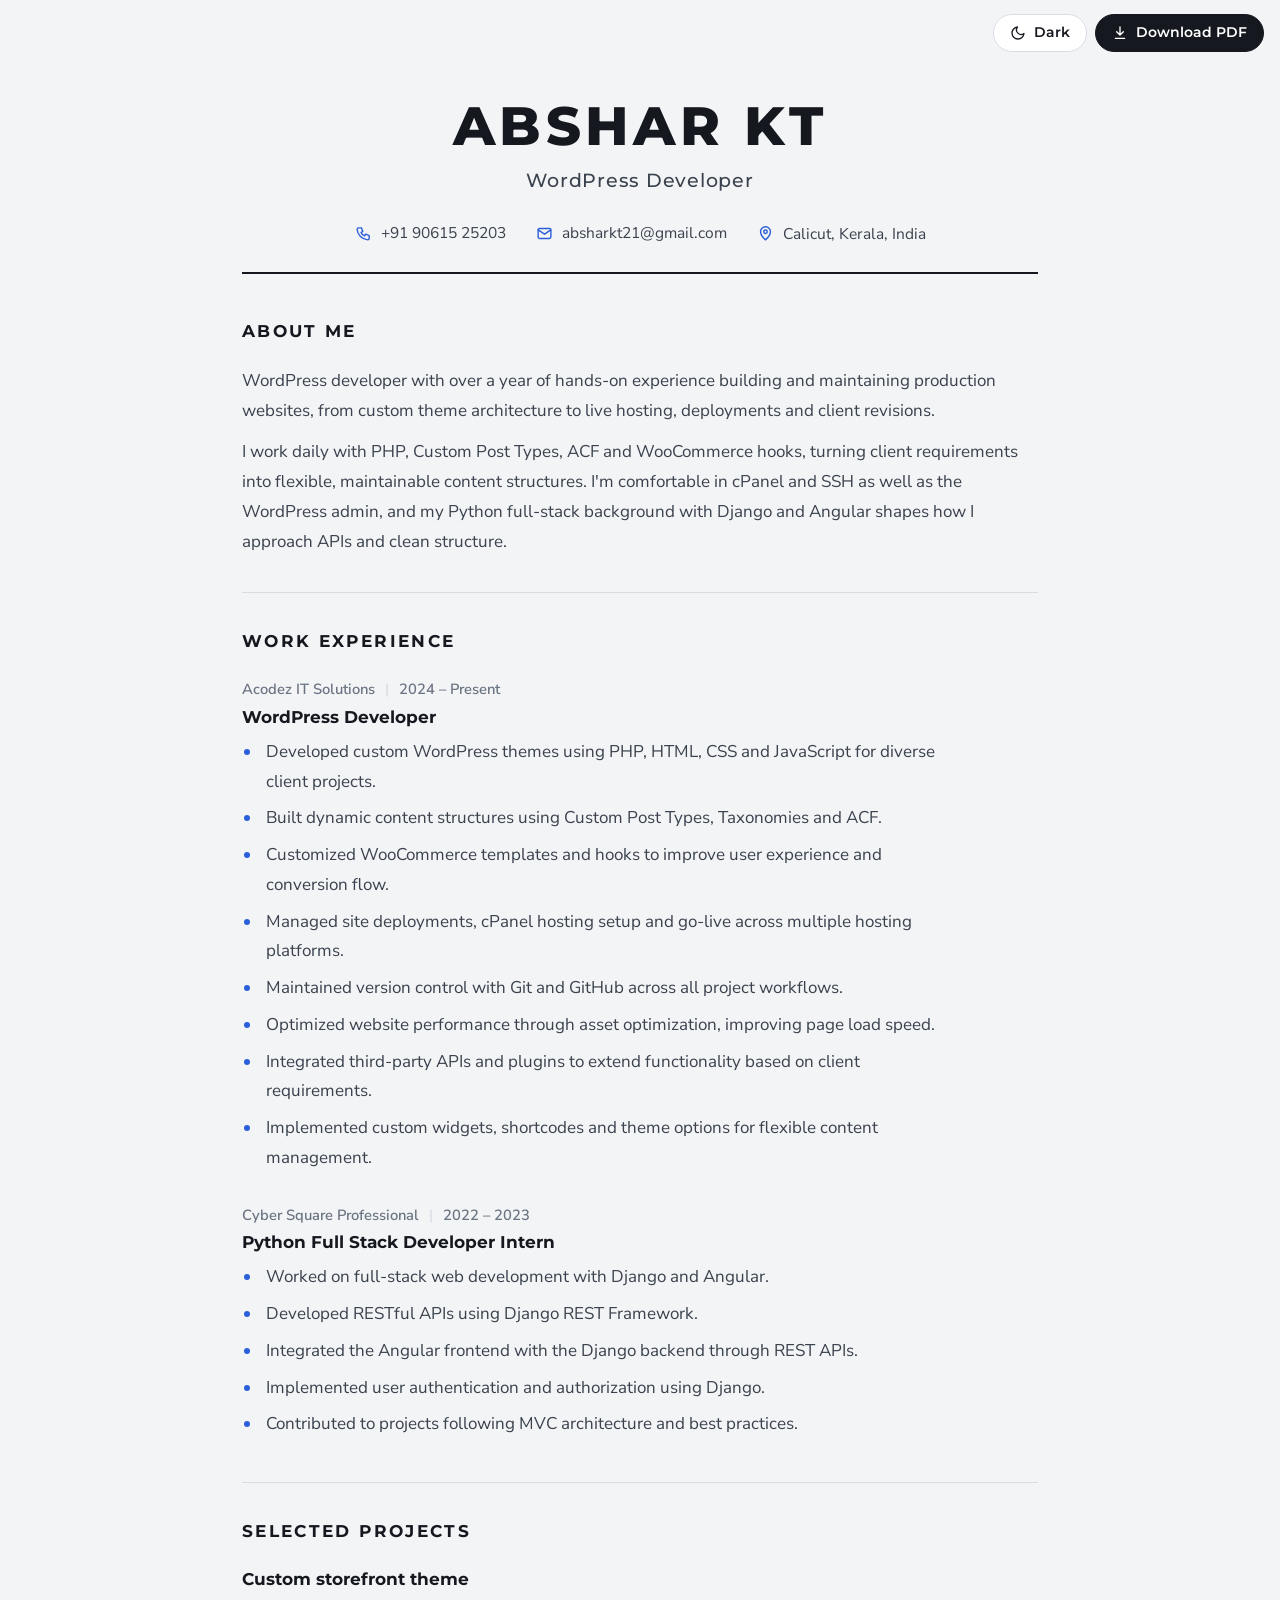
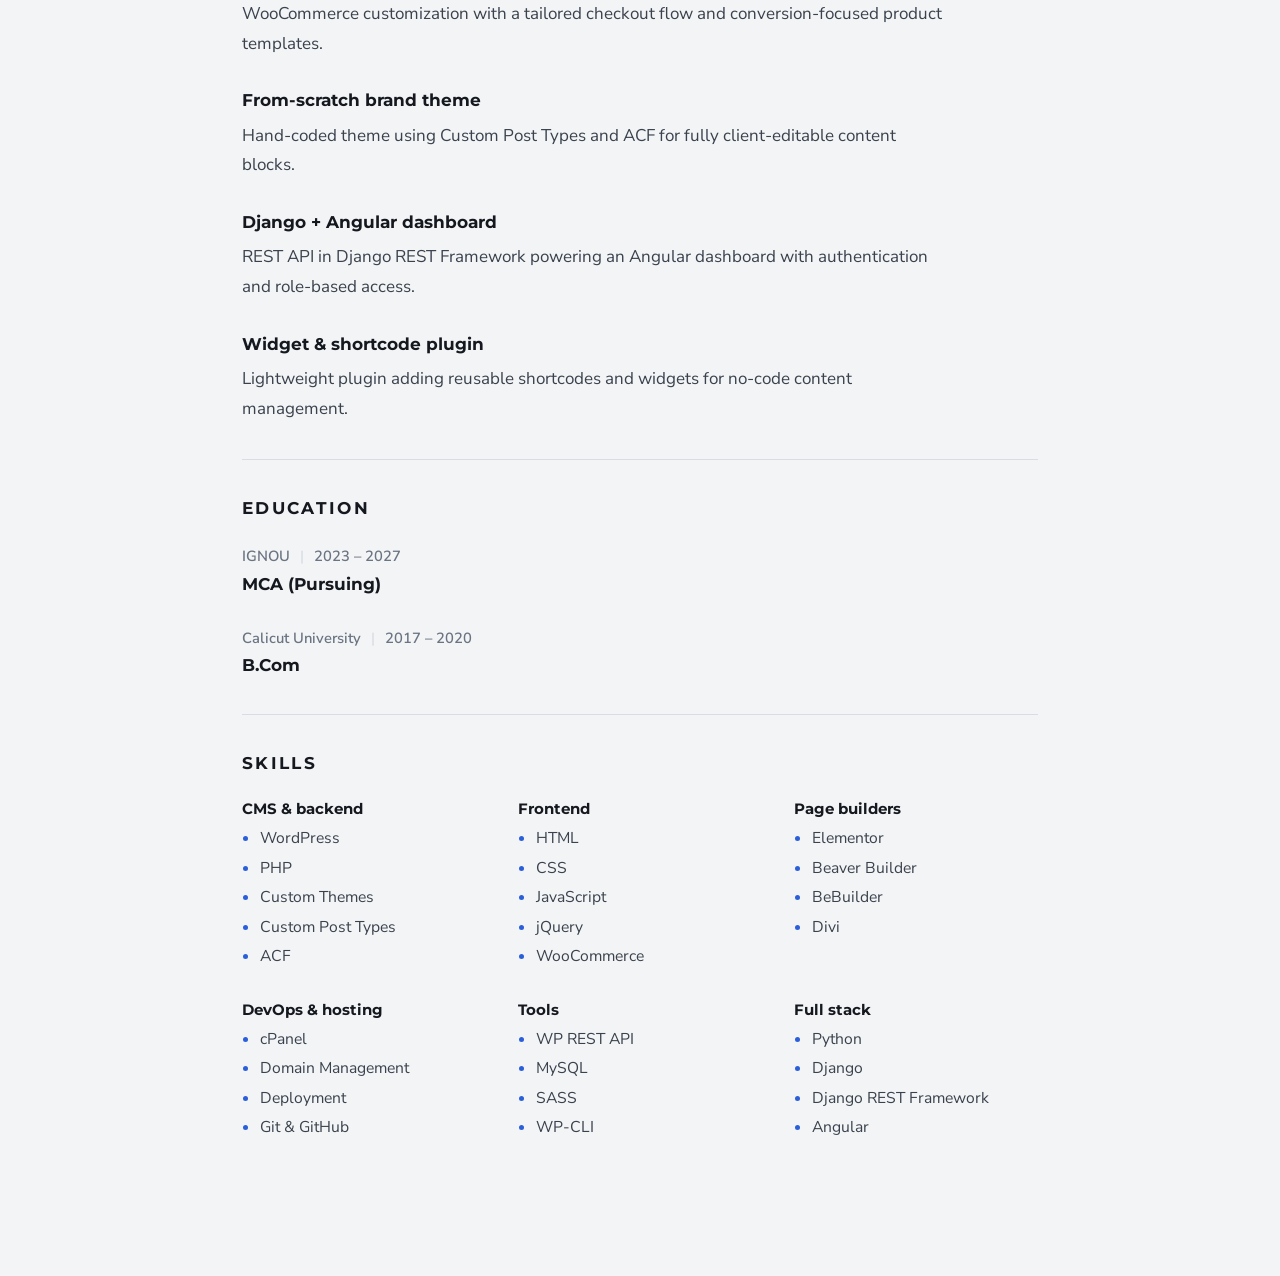
<file: resume/index.html>
<!DOCTYPE html>
<html lang="en">
<head>
<meta charset="UTF-8">
<meta name="viewport" content="width=device-width, initial-scale=1, viewport-fit=cover">
<title>Abshar KT — WordPress Developer</title>
<meta name="description" content="Abshar KT, WordPress Developer in Calicut, Kerala. Custom themes, plugins and WooCommerce.">
<script>
  (function(){try{var t=localStorage.getItem('theme');if(t)document.documentElement.setAttribute('data-theme',t);}catch(e){}
  document.documentElement.classList.add('js');})();
</script>
<link rel="preconnect" href="https://fonts.googleapis.com">
<link rel="preconnect" href="https://fonts.gstatic.com" crossorigin>
<link href="https://fonts.googleapis.com/css2?family=Montserrat:wght@400;500;600;700;800&family=Nunito+Sans:opsz,wght@6..12,400;6..12,600;6..12,700&display=swap" rel="stylesheet">
<link rel="stylesheet" href="style.css">
</head>
<body>

<div class="toolbar" role="toolbar" aria-label="Page actions">
  <button type="button" id="theme" aria-label="Switch color theme">
    <svg class="i-moon" viewBox="0 0 24 24" aria-hidden="true"><path d="M21 12.8A9 9 0 1 1 11.2 3a7 7 0 0 0 9.8 9.8z"/></svg>
    <svg class="i-sun" viewBox="0 0 24 24" aria-hidden="true"><circle cx="12" cy="12" r="4"/><path d="M12 2v2M12 20v2M4.9 4.9l1.4 1.4M17.7 17.7l1.4 1.4M2 12h2M20 12h2M4.9 19.1l1.4-1.4M17.7 6.3l1.4-1.4"/></svg>
    <span id="theme-label">Dark</span>
  </button>
  <button type="button" id="download" class="primary">
    <svg viewBox="0 0 24 24" aria-hidden="true"><path d="M12 3v12M7 10l5 5 5-5M5 20h14"/></svg>
    Download PDF
  </button>
</div>

<main class="resume">

  <header class="head">
    <h1>Abshar KT</h1>
    <p class="title">WordPress Developer</p>
    <ul class="contact">
      <li>
        <svg viewBox="0 0 24 24" aria-hidden="true"><path d="M5 4h4l2 5-2.5 1.5a11 11 0 0 0 5 5L15 13l5 2v4a2 2 0 0 1-2 2A16 16 0 0 1 3 6a2 2 0 0 1 2-2z"/></svg>
        <a href="tel:+919061525203">+91 90615 25203</a>
      </li>
      <li>
        <svg viewBox="0 0 24 24" aria-hidden="true"><rect x="3" y="5" width="18" height="14" rx="2"/><path d="m3 7 9 6 9-6"/></svg>
        <a href="mailto:absharkt21@gmail.com">absharkt21@gmail.com</a>
      </li>
      <li>
        <svg viewBox="0 0 24 24" aria-hidden="true"><path d="M12 21s7-6.2 7-11.5a7 7 0 1 0-14 0C5 14.800 12 21 12 21z"/><circle cx="12" cy="9.5" r="2.5"/></svg>
        Calicut, Kerala, India
      </li>
    </ul>
  </header>

  <section class="sec">
    <h2>About me</h2>
    <p>WordPress developer with over a year of hands-on experience building and maintaining production websites, from custom theme architecture to live hosting, deployments and client revisions.</p>
    <p>I work daily with PHP, Custom Post Types, ACF and WooCommerce hooks, turning client requirements into flexible, maintainable content structures. I'm comfortable in cPanel and SSH as well as the WordPress admin, and my Python full-stack background with Django and Angular shapes how I approach APIs and clean structure.</p>
  </section>

  <section class="sec">
    <h2>Work experience</h2>

    <article class="entry">
      <p class="meta">Acodez IT Solutions <span>|</span> 2024 – Present</p>
      <h3>WordPress Developer</h3>
      <ul>
        <li>Developed custom WordPress themes using PHP, HTML, CSS and JavaScript for diverse client projects.</li>
        <li>Built dynamic content structures using Custom Post Types, Taxonomies and ACF.</li>
        <li>Customized WooCommerce templates and hooks to improve user experience and conversion flow.</li>
        <li>Managed site deployments, cPanel hosting setup and go-live across multiple hosting platforms.</li>
        <li>Maintained version control with Git and GitHub across all project workflows.</li>
        <li>Optimized website performance through asset optimization, improving page load speed.</li>
        <li>Integrated third-party APIs and plugins to extend functionality based on client requirements.</li>
        <li>Implemented custom widgets, shortcodes and theme options for flexible content management.</li>
      </ul>
    </article>

    <article class="entry">
      <p class="meta">Cyber Square Professional <span>|</span> 2022 – 2023</p>
      <h3>Python Full Stack Developer Intern</h3>
      <ul>
        <li>Worked on full-stack web development with Django and Angular.</li>
        <li>Developed RESTful APIs using Django REST Framework.</li>
        <li>Integrated the Angular frontend with the Django backend through REST APIs.</li>
        <li>Implemented user authentication and authorization using Django.</li>
        <li>Contributed to projects following MVC architecture and best practices.</li>
      </ul>
    </article>
  </section>

  <section class="sec">
    <h2>Selected projects</h2>
    <article class="entry">
      <h3>Custom storefront theme</h3>
      <p>WooCommerce customization with a tailored checkout flow and conversion-focused product templates.</p>
    </article>
    <article class="entry">
      <h3>From-scratch brand theme</h3>
      <p>Hand-coded theme using Custom Post Types and ACF for fully client-editable content blocks.</p>
    </article>
    <article class="entry">
      <h3>Django + Angular dashboard</h3>
      <p>REST API in Django REST Framework powering an Angular dashboard with authentication and role-based access.</p>
    </article>
    <article class="entry">
      <h3>Widget &amp; shortcode plugin</h3>
      <p>Lightweight plugin adding reusable shortcodes and widgets for no-code content management.</p>
    </article>
  </section>

  <section class="sec">
    <h2>Education</h2>
    <article class="entry">
      <p class="meta">IGNOU <span>|</span> 2023 – 2027</p>
      <h3>MCA (Pursuing)</h3>
    </article>
    <article class="entry">
      <p class="meta">Calicut University <span>|</span> 2017 – 2020</p>
      <h3>B.Com</h3>
    </article>
  </section>

  <section class="sec">
    <h2>Skills</h2>
    <div class="skills">
      <div>
        <h3>CMS &amp; backend</h3>
        <ul><li>WordPress</li><li>PHP</li><li>Custom Themes</li><li>Custom Post Types</li><li>ACF</li></ul>
      </div>
      <div>
        <h3>Frontend</h3>
        <ul><li>HTML</li><li>CSS</li><li>JavaScript</li><li>jQuery</li><li>WooCommerce</li></ul>
      </div>
      <div>
        <h3>Page builders</h3>
        <ul><li>Elementor</li><li>Beaver Builder</li><li>BeBuilder</li><li>Divi</li></ul>
      </div>
      <div>
        <h3>DevOps &amp; hosting</h3>
        <ul><li>cPanel</li><li>Domain Management</li><li>Deployment</li><li>Git &amp; GitHub</li></ul>
      </div>
      <div>
        <h3>Tools</h3>
        <ul><li>WP REST API</li><li>MySQL</li><li>SASS</li><li>WP-CLI</li></ul>
      </div>
      <div>
        <h3>Full stack</h3>
        <ul><li>Python</li><li>Django</li><li>Django REST Framework</li><li>Angular</li></ul>
      </div>
    </div>
  </section>

</main>

<script src="script.js"></script>
</body>
</html>
</file>
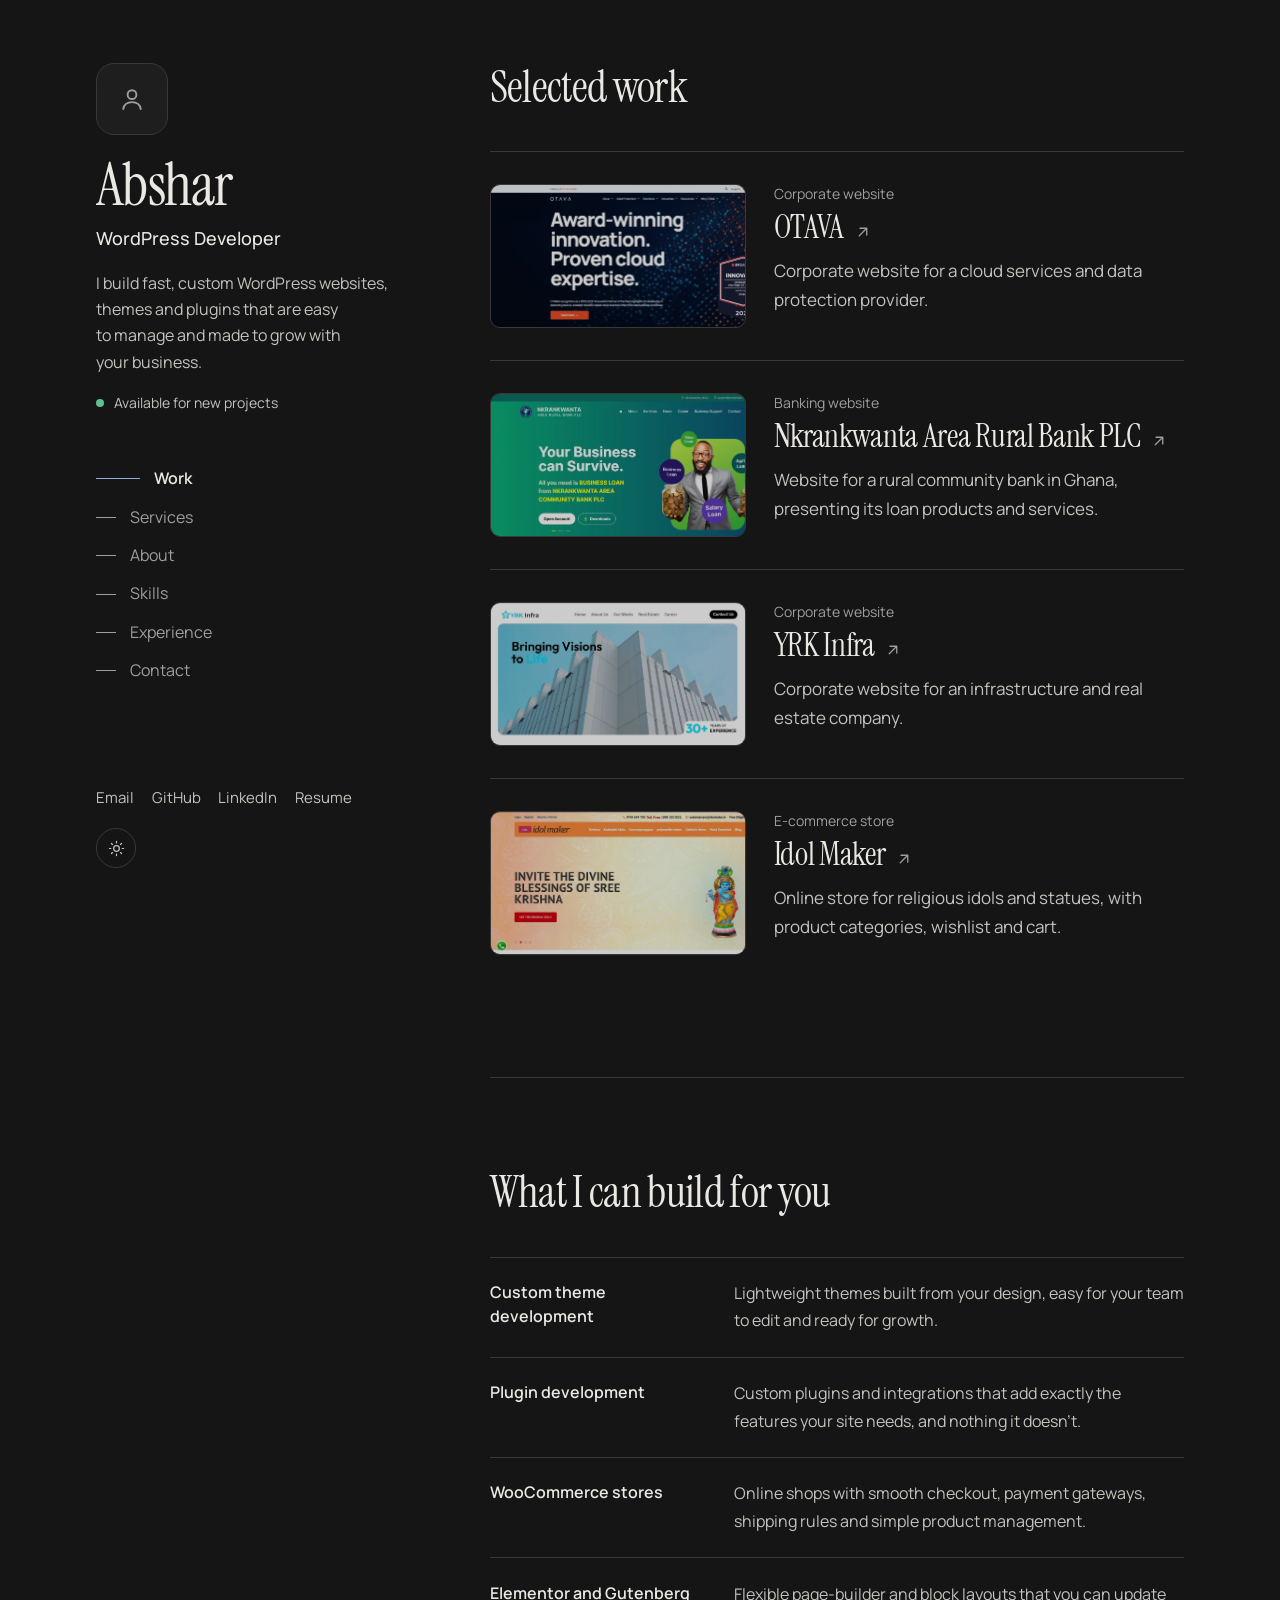
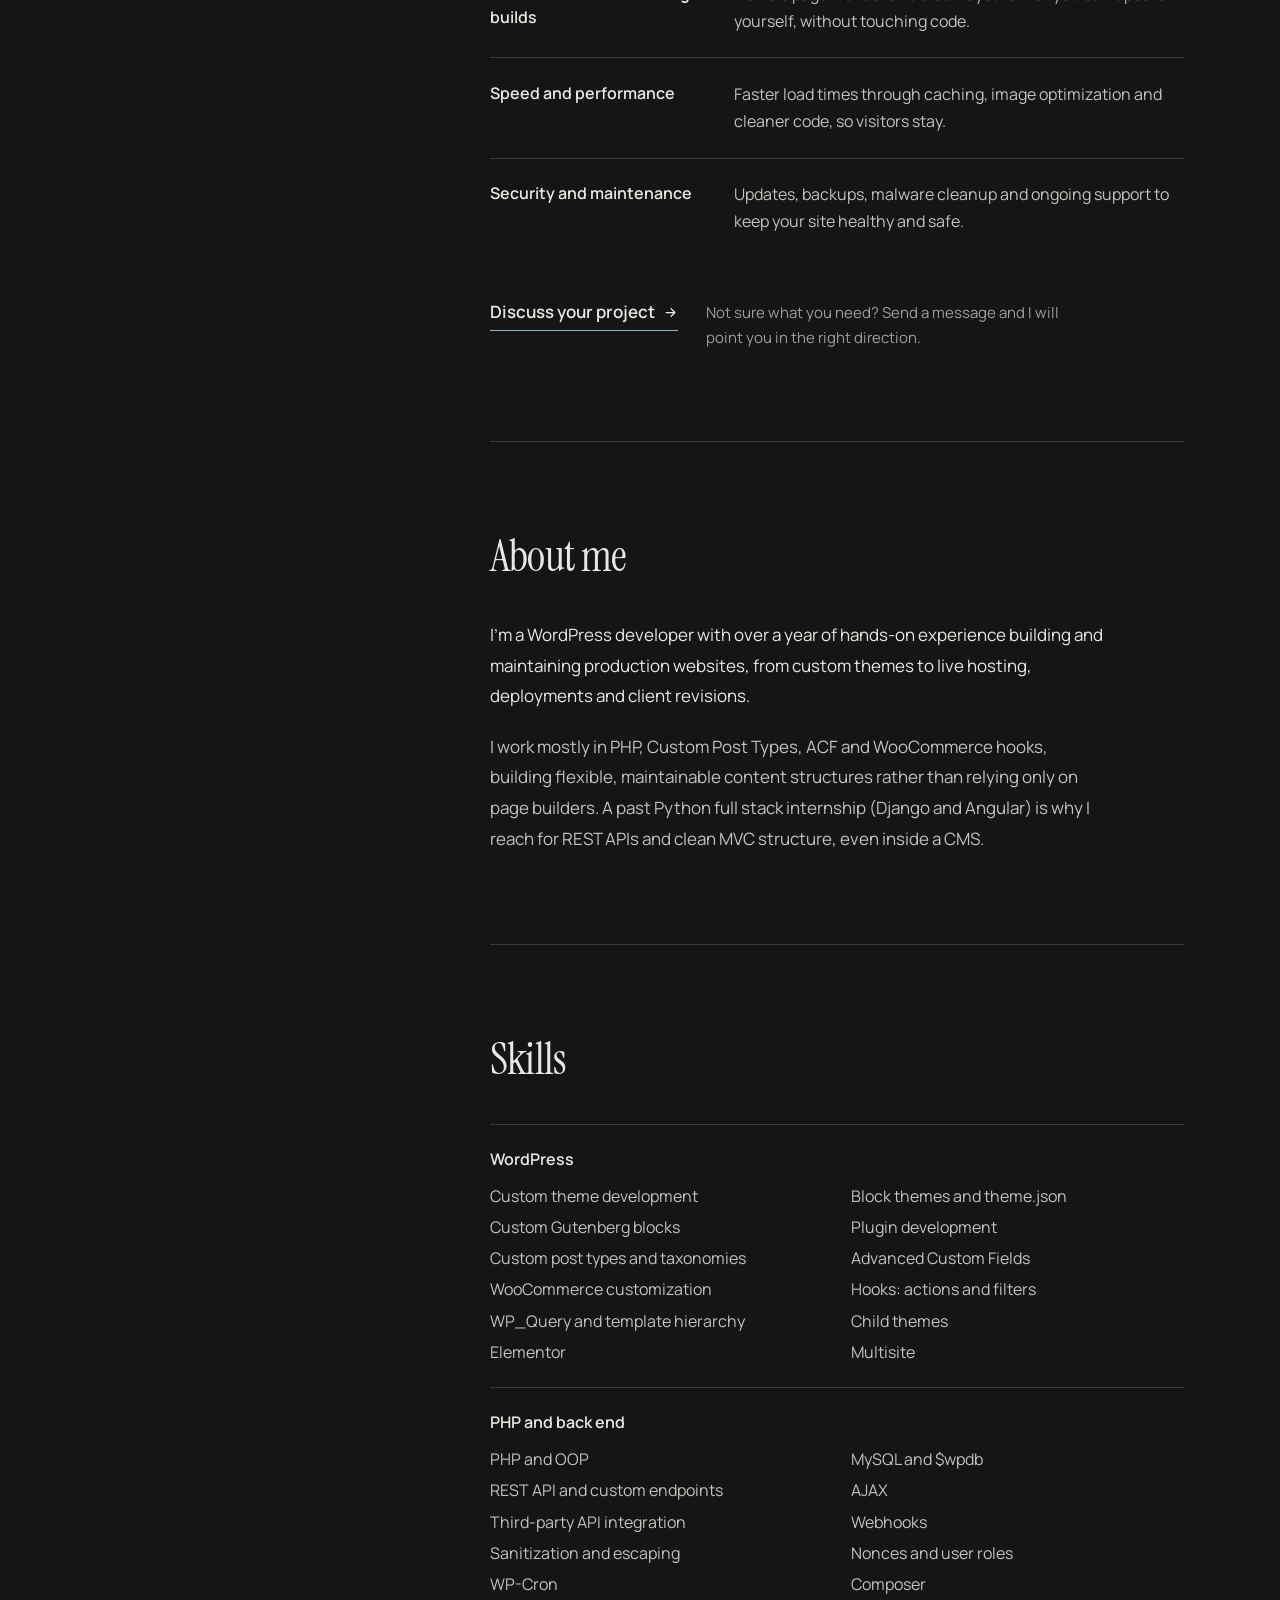
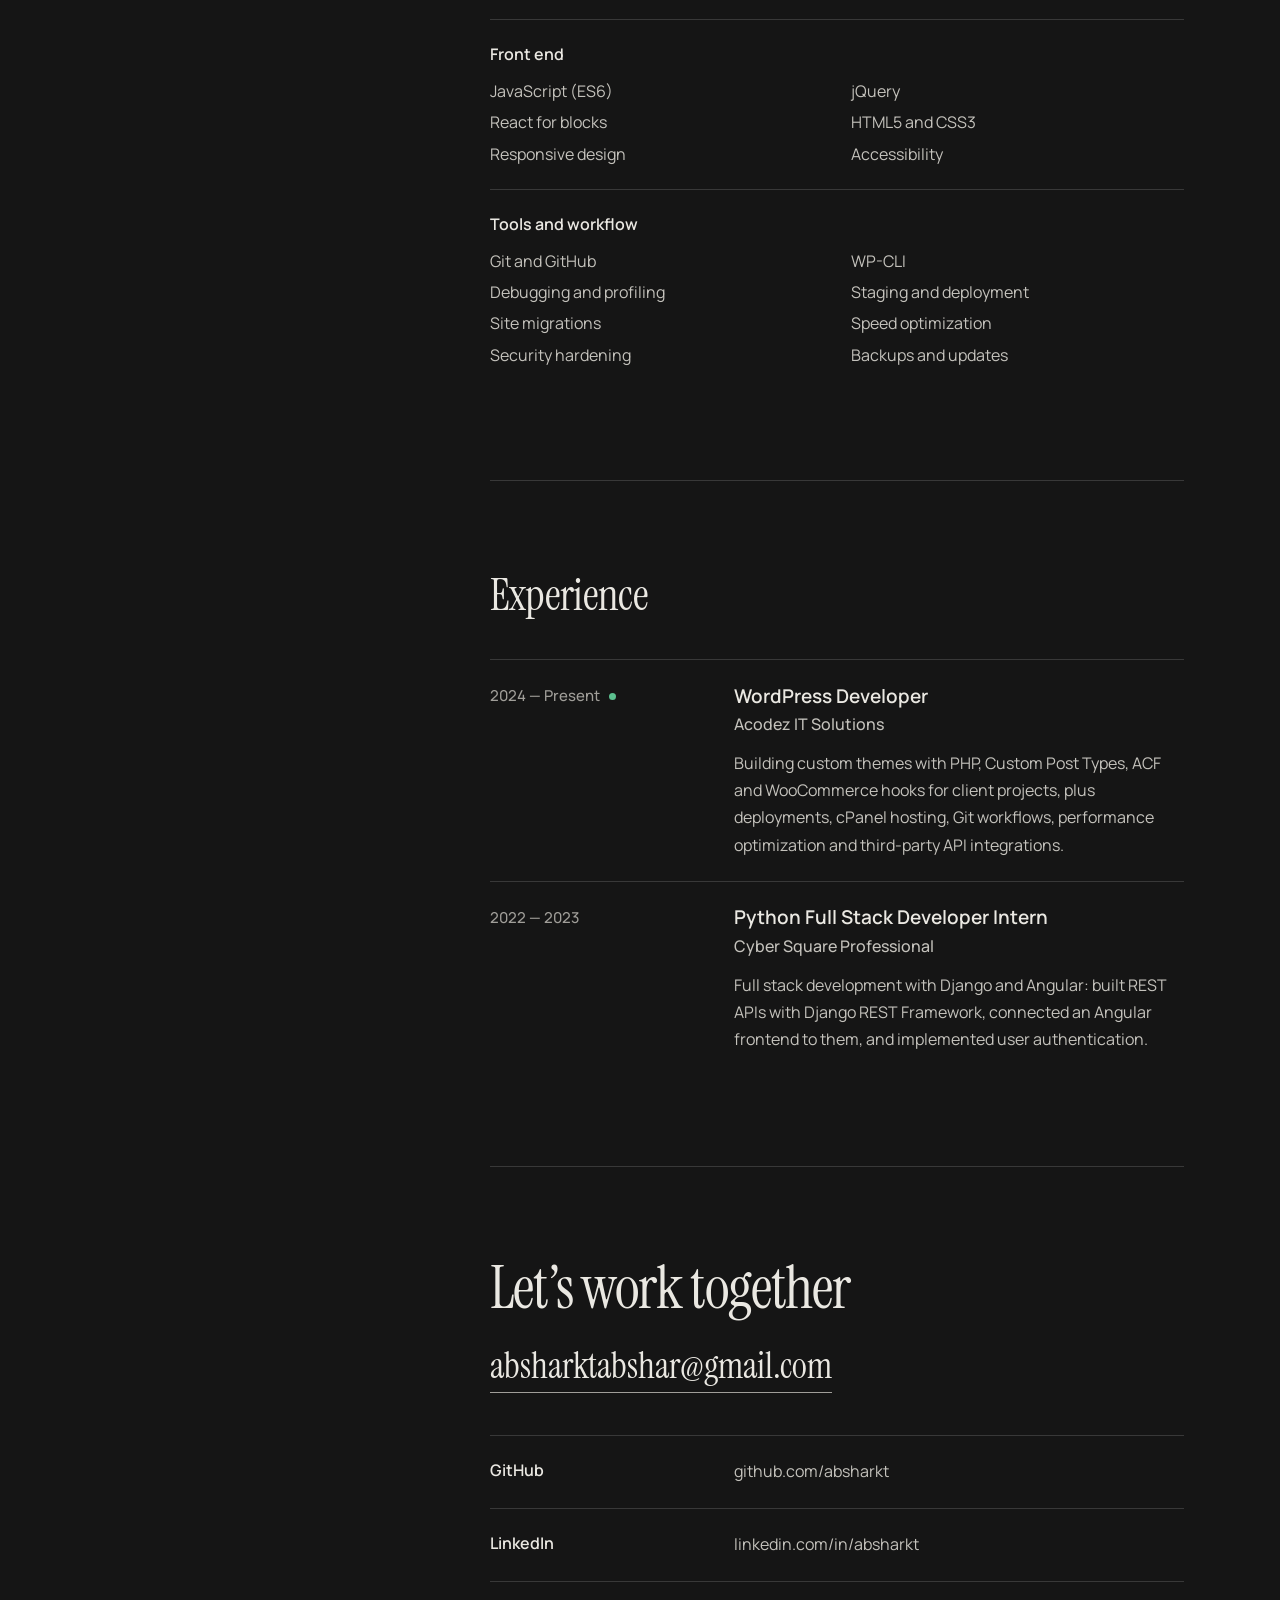
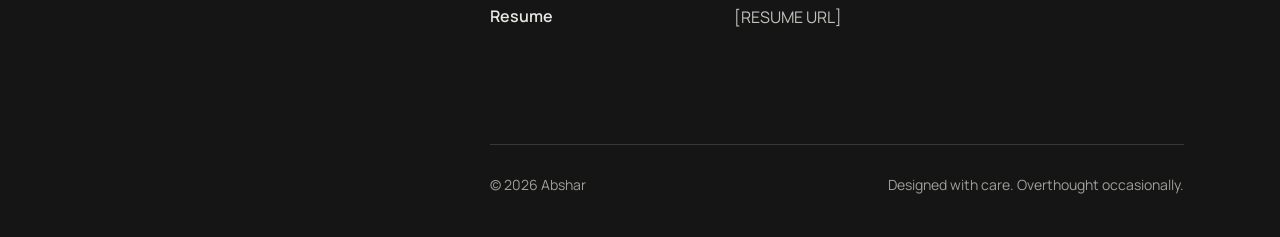
<file: index-backup.html>
<!DOCTYPE html>
<html lang="en" data-theme="dark">
<head>
  <meta charset="utf-8">
  <meta name="viewport" content="width=device-width, initial-scale=1">
  <title>Abshar — WordPress Developer | Portfolio</title>
  <meta name="description" content="Abshar is a WordPress developer building custom themes, plugins and WooCommerce stores. Selected projects, services, skills and contact details.">
  <meta name="color-scheme" content="dark light">
  <meta name="theme-color" content="#151515">
  <meta property="og:title" content="Abshar — WordPress Developer">
  <meta property="og:description" content="Custom WordPress themes, plugins and WooCommerce stores, built to be fast and easy to manage.">
  <meta property="og:type" content="website">

  <!-- Favicon: initial on a dark tile. Replace with assets/favicon.svg or .png if you prefer -->
  <link rel="icon" href="data:image/svg+xml,%3Csvg xmlns='http://www.w3.org/2000/svg' viewBox='0 0 32 32'%3E%3Crect width='32' height='32' rx='9' fill='%23222'/%3E%3Ctext x='16' y='23.5' font-size='21' text-anchor='middle' fill='%23fff' font-family='Georgia,serif'%3EA%3C/text%3E%3C/svg%3E">

  <!-- Dark by default. A visitor's saved choice (from the toggle) wins. Applied before first paint to avoid a flash -->
  <script>
    (function () {
      var theme = 'dark';
      try {
        var saved = localStorage.getItem('theme');
        if (saved === 'light' || saved === 'dark') theme = saved;
      } catch (e) {}
      document.documentElement.dataset.theme = theme;
    })();
  </script>

  <!-- Fonts: system fallbacks are defined in style.css, so a failed load is harmless -->
  <link rel="preconnect" href="https://fonts.googleapis.com">
  <link rel="preconnect" href="https://fonts.gstatic.com" crossorigin>
  <link rel="stylesheet" href="https://fonts.googleapis.com/css2?family=Instrument+Serif:ital@0;1&family=Manrope:wght@400;500;600&display=swap">
  <link rel="stylesheet" href="style.css">
  <script src="script.js" defer></script>
</head>

<body id="top">
  <a class="skip-link" href="#main">Skip to content</a>

  <div class="layout">

    <!-- ============ Sidebar: stays in view on desktop, becomes the page intro on mobile ============ -->
    <aside class="side">
      <div class="side-intro">
        <!-- PHOTO: replace this placeholder with your picture, for example:
             <img class="avatar" src="assets/abshar.jpg" alt="Portrait of Abshar" width="160" height="160">
             (a square photo works best; the same .avatar styles apply) -->
        <div class="avatar" role="img" aria-label="Photo placeholder: a portrait of Abshar will go here">
          <svg viewBox="0 0 24 24" width="30" height="30" fill="none" stroke="currentColor" stroke-width="1.5" stroke-linecap="round" stroke-linejoin="round" aria-hidden="true" focusable="false"><circle cx="12" cy="8.5" r="3.5"/><path d="M5 20c.6-3.6 3.4-5.5 7-5.5s6.4 1.9 7 5.5"/></svg>
        </div>
        <h1 class="name">Abshar</h1>
        <p class="role">WordPress Developer</p>
        <p class="blurb">I build fast, custom WordPress websites, themes and plugins that are easy to manage and made to grow with your business.</p>
        <p class="avail"><span class="avail-dot" aria-hidden="true"></span>Available for new projects</p>
      </div>

      <nav class="side-nav" aria-label="Primary">
        <ul>
          <li><a href="#work">Work</a></li>
          <li><a href="#services">Services</a></li>
          <li><a href="#about">About</a></li>
          <li><a href="#skills">Skills</a></li>
          <li><a href="#experience">Experience</a></li>
          <li><a href="#contact">Contact</a></li>
        </ul>
      </nav>

      <div class="side-foot">
        <ul class="side-links">
          <li><a class="u-link" href="mailto:absharktabshar@gmail.com">Email</a></li>
          <li><a class="u-link" href="https://github.com/absharkt" target="_blank" rel="noopener noreferrer">GitHub<span class="sr-only"> (opens in a new tab)</span></a></li>
          <li><a class="u-link" href="https://in.linkedin.com/in/absharkt" target="_blank" rel="noopener noreferrer">LinkedIn<span class="sr-only"> (opens in a new tab)</span></a></li>
          <!-- Resume: set href to your PDF (e.g. assets/resume.pdf), then delete data-placeholder and aria-disabled -->
          <li><a class="u-link" href="#" data-placeholder="[RESUME URL]" aria-disabled="true">Resume</a></li>
        </ul>
        <button class="theme-toggle" id="theme-toggle" type="button" aria-label="Switch to light mode">
          <svg class="icon icon-moon" viewBox="0 0 24 24" width="17" height="17" fill="none" stroke="currentColor" stroke-width="1.75" stroke-linecap="round" stroke-linejoin="round" aria-hidden="true" focusable="false"><path d="M21 12.8A9 9 0 1 1 11.2 3a7 7 0 0 0 9.8 9.8z"/></svg>
          <svg class="icon icon-sun" viewBox="0 0 24 24" width="17" height="17" fill="none" stroke="currentColor" stroke-width="1.75" stroke-linecap="round" stroke-linejoin="round" aria-hidden="true" focusable="false"><circle cx="12" cy="12" r="4"/><path d="M12 2v2M12 20v2M4.9 4.9l1.4 1.4M17.7 17.7l1.4 1.4M2 12h2M20 12h2M4.9 19.1l1.4-1.4M17.7 6.3l1.4-1.4"/></svg>
        </button>
      </div>
    </aside>

    <main id="main">

      <!-- ============ Work ============ -->
      <section id="work" class="section" aria-labelledby="work-title">
        <h2 id="work-title" class="section-title reveal">Selected work</h2>
        <ul class="projects">

          <li class="reveal">
            <article class="project">
              <div class="project-thumb">
                <img src="assets/projects/otava.webp" width="1349" height="570" loading="lazy" decoding="async" alt="Homepage of the OTAVA website: a dark hero with the headline “Award-winning innovation. Proven cloud expertise.”">
                <span class="thumb-cta" aria-hidden="true">View site <svg class="arrow" viewBox="0 0 24 24" width="14" height="14" fill="none" stroke="currentColor" stroke-width="2" stroke-linecap="round" stroke-linejoin="round" focusable="false"><path d="M7 17L17 7M8 7h9v9"/></svg></span>
              </div>
              <div class="project-body">
                <p class="project-kind">Corporate website</p>
                <h3 class="project-title"><a class="project-link" href="https://www.otava.com/" target="_blank" rel="noopener noreferrer">OTAVA<svg class="title-arrow" viewBox="0 0 24 24" width="18" height="18" fill="none" stroke="currentColor" stroke-width="1.75" stroke-linecap="round" stroke-linejoin="round" aria-hidden="true" focusable="false"><path d="M7 17L17 7M8 7h9v9"/></svg><span class="sr-only"> (opens in a new tab)</span></a></h3>
                <p class="project-desc">Corporate website for a cloud services and data protection provider.</p>
              </div>
            </article>
          </li>

          <li class="reveal">
            <article class="project">
              <div class="project-thumb">
                <img src="assets/projects/narbank.webp" width="1352" height="607" loading="lazy" decoding="async" alt="Homepage of the Nkrankwanta Area Rural Bank website: a green hero reading “Your Business can Survive” with loan options.">
                <span class="thumb-cta" aria-hidden="true">View site <svg class="arrow" viewBox="0 0 24 24" width="14" height="14" fill="none" stroke="currentColor" stroke-width="2" stroke-linecap="round" stroke-linejoin="round" focusable="false"><path d="M7 17L17 7M8 7h9v9"/></svg></span>
              </div>
              <div class="project-body">
                <p class="project-kind">Banking website</p>
                <h3 class="project-title"><a class="project-link" href="https://narbankplc.com/" target="_blank" rel="noopener noreferrer">Nkrankwanta Area Rural Bank PLC<svg class="title-arrow" viewBox="0 0 24 24" width="18" height="18" fill="none" stroke="currentColor" stroke-width="1.75" stroke-linecap="round" stroke-linejoin="round" aria-hidden="true" focusable="false"><path d="M7 17L17 7M8 7h9v9"/></svg><span class="sr-only"> (opens in a new tab)</span></a></h3>
                <p class="project-desc">Website for a rural community bank in Ghana, presenting its loan products and services.</p>
              </div>
            </article>
          </li>

          <li class="reveal">
            <article class="project">
              <div class="project-thumb">
                <img src="assets/projects/yrk-infra.webp" width="1053" height="581" loading="lazy" decoding="async" alt="Homepage of the YRK Infra website: the headline “Bringing Visions to Life” over a photo of a modern building.">
                <span class="thumb-cta" aria-hidden="true">View site <svg class="arrow" viewBox="0 0 24 24" width="14" height="14" fill="none" stroke="currentColor" stroke-width="2" stroke-linecap="round" stroke-linejoin="round" focusable="false"><path d="M7 17L17 7M8 7h9v9"/></svg></span>
              </div>
              <div class="project-body">
                <p class="project-kind">Corporate website</p>
                <h3 class="project-title"><a class="project-link" href="https://yrkinfra.in/" target="_blank" rel="noopener noreferrer">YRK Infra<svg class="title-arrow" viewBox="0 0 24 24" width="18" height="18" fill="none" stroke="currentColor" stroke-width="1.75" stroke-linecap="round" stroke-linejoin="round" aria-hidden="true" focusable="false"><path d="M7 17L17 7M8 7h9v9"/></svg><span class="sr-only"> (opens in a new tab)</span></a></h3>
                <p class="project-desc">Corporate website for an infrastructure and real estate company.</p>
              </div>
            </article>
          </li>

          <li class="reveal">
            <article class="project">
              <div class="project-thumb">
                <img src="assets/projects/idolmaker.webp" width="1351" height="602" loading="lazy" decoding="async" alt="Homepage of the Idol Maker store: a peach hero inviting visitors to see the Krishna idols.">
                <span class="thumb-cta" aria-hidden="true">View site <svg class="arrow" viewBox="0 0 24 24" width="14" height="14" fill="none" stroke="currentColor" stroke-width="2" stroke-linecap="round" stroke-linejoin="round" focusable="false"><path d="M7 17L17 7M8 7h9v9"/></svg></span>
              </div>
              <div class="project-body">
                <p class="project-kind">E-commerce store</p>
                <h3 class="project-title"><a class="project-link" href="https://idolmaker.in/" target="_blank" rel="noopener noreferrer">Idol Maker<svg class="title-arrow" viewBox="0 0 24 24" width="18" height="18" fill="none" stroke="currentColor" stroke-width="1.75" stroke-linecap="round" stroke-linejoin="round" aria-hidden="true" focusable="false"><path d="M7 17L17 7M8 7h9v9"/></svg><span class="sr-only"> (opens in a new tab)</span></a></h3>
                <p class="project-desc">Online store for religious idols and statues, with product categories, wishlist and cart.</p>
              </div>
            </article>
          </li>
        </ul>
      </section>

      <!-- ============ Services ============ -->
      <section id="services" class="section" aria-labelledby="services-title">
        <h2 id="services-title" class="section-title reveal">What I can build for you</h2>
        <ul class="rows reveal">
          <li class="row">
            <h3 class="row-key">Custom theme development</h3>
            <p class="row-val">Lightweight themes built from your design, easy for your team to edit and ready for growth.</p>
          </li>
          <li class="row">
            <h3 class="row-key">Plugin development</h3>
            <p class="row-val">Custom plugins and integrations that add exactly the features your site needs, and nothing it doesn't.</p>
          </li>
          <li class="row">
            <h3 class="row-key">WooCommerce stores</h3>
            <p class="row-val">Online shops with smooth checkout, payment gateways, shipping rules and simple product management.</p>
          </li>
          <li class="row">
            <h3 class="row-key">Elementor and Gutenberg builds</h3>
            <p class="row-val">Flexible page-builder and block layouts that you can update yourself, without touching code.</p>
          </li>
          <li class="row">
            <h3 class="row-key">Speed and performance</h3>
            <p class="row-val">Faster load times through caching, image optimization and cleaner code, so visitors stay.</p>
          </li>
          <li class="row">
            <h3 class="row-key">Security and maintenance</h3>
            <p class="row-val">Updates, backups, malware cleanup and ongoing support to keep your site healthy and safe.</p>
          </li>
        </ul>
        <p class="cta reveal">
          <a class="text-link" href="mailto:absharktabshar@gmail.com">Discuss your project <svg class="arrow" viewBox="0 0 24 24" width="15" height="15" fill="none" stroke="currentColor" stroke-width="2" stroke-linecap="round" stroke-linejoin="round" aria-hidden="true" focusable="false"><path d="M5 12h14M13 6l6 6-6 6"/></svg></a>
          <span class="cta-note">Not sure what you need? Send a message and I will point you in the right direction.</span>
        </p>
      </section>

      <!-- ============ About ============ -->
      <section id="about" class="section" aria-labelledby="about-title">
        <h2 id="about-title" class="section-title reveal">About me</h2>
        <div class="prose reveal">
          <p>I’m a WordPress developer with over a year of hands-on experience building and maintaining production websites, from custom themes to live hosting, deployments and client revisions.</p>
          <p>I work mostly in PHP, Custom Post Types, ACF and WooCommerce hooks, building flexible, maintainable content structures rather than relying only on page builders. A past Python full stack internship (Django and Angular) is why I reach for REST APIs and clean MVC structure, even inside a CMS.</p>
          <!-- Optional portrait: <img class="portrait" src="assets/you.jpg" alt="Portrait of Abshar" width="480" height="600"> -->
        </div>
      </section>

      <!-- ============ Skills ============ -->
      <section id="skills" class="section" aria-labelledby="skills-title">
        <h2 id="skills-title" class="section-title reveal">Skills</h2>
        <div class="rows reveal">
          <div class="row row--stack">
            <h3 class="row-key">WordPress</h3>
            <ul class="inline-list">
              <li>Custom theme development</li>
              <li>Block themes and theme.json</li>
              <li>Custom Gutenberg blocks</li>
              <li>Plugin development</li>
              <li>Custom post types and taxonomies</li>
              <li>Advanced Custom Fields</li>
              <li>WooCommerce customization</li>
              <li>Hooks: actions and filters</li>
              <li>WP_Query and template hierarchy</li>
              <li>Child themes</li>
              <li>Elementor</li>
              <li>Multisite</li>
            </ul>
          </div>
          <div class="row row--stack">
            <h3 class="row-key">PHP and back end</h3>
            <ul class="inline-list">
              <li>PHP and OOP</li>
              <li>MySQL and $wpdb</li>
              <li>REST API and custom endpoints</li>
              <li>AJAX</li>
              <li>Third-party API integration</li>
              <li>Webhooks</li>
              <li>Sanitization and escaping</li>
              <li>Nonces and user roles</li>
              <li>WP-Cron</li>
              <li>Composer</li>
            </ul>
          </div>
          <div class="row row--stack">
            <h3 class="row-key">Front end</h3>
            <ul class="inline-list">
              <li>JavaScript (ES6)</li>
              <li>jQuery</li>
              <li>React for blocks</li>
              <li>HTML5 and CSS3</li>
              <li>Responsive design</li>
              <li>Accessibility</li>
            </ul>
          </div>
          <div class="row row--stack">
            <h3 class="row-key">Tools and workflow</h3>
            <ul class="inline-list">
              <li>Git and GitHub</li>
              <li>WP-CLI</li>
              <li>Debugging and profiling</li>
              <li>Staging and deployment</li>
              <li>Site migrations</li>
              <li>Speed optimization</li>
              <li>Security hardening</li>
              <li>Backups and updates</li>
            </ul>
          </div>
        </div>
      </section>

      <!-- ============ Experience ============ -->
      <section id="experience" class="section" aria-labelledby="experience-title">
        <h2 id="experience-title" class="section-title reveal">Experience</h2>
        <ol class="rows reveal">
          <li class="row">
            <p class="row-key row-dates">2024 — Present<span class="now" aria-hidden="true"></span></p>
            <div class="row-val">
              <h3 class="job-title">WordPress Developer</h3>
              <p class="job-company">Acodez IT Solutions</p>
              <p class="job-desc">Building custom themes with PHP, Custom Post Types, ACF and WooCommerce hooks for client projects, plus deployments, cPanel hosting, Git workflows, performance optimization and third-party API integrations.</p>
            </div>
          </li>
          <li class="row">
            <p class="row-key row-dates">2022 — 2023</p>
            <div class="row-val">
              <h3 class="job-title">Python Full Stack Developer Intern</h3>
              <p class="job-company">Cyber Square Professional</p>
              <p class="job-desc">Full stack development with Django and Angular: built REST APIs with Django REST Framework, connected an Angular frontend to them, and implemented user authentication.</p>
            </div>
          </li>
        </ol>
      </section>

      <!-- ============ Contact ============ -->
      <section id="contact" class="section" aria-labelledby="contact-title">
        <h2 id="contact-title" class="contact-title reveal">Let’s work together</h2>
        <p class="contact-mail reveal"><a href="mailto:absharktabshar@gmail.com">absharktabshar@gmail.com</a></p>
        <ul class="rows reveal">
          <li class="row">
            <p class="row-key">GitHub</p>
            <p class="row-val"><a class="u-link" href="https://github.com/absharkt" target="_blank" rel="noopener noreferrer">github.com/absharkt<span class="sr-only"> (opens in a new tab)</span></a></p>
          </li>
          <li class="row">
            <p class="row-key">LinkedIn</p>
            <p class="row-val"><a class="u-link" href="https://in.linkedin.com/in/absharkt" target="_blank" rel="noopener noreferrer">linkedin.com/in/absharkt<span class="sr-only"> (opens in a new tab)</span></a></p>
          </li>
          <li class="row">
            <p class="row-key">Resume</p>
            <p class="row-val"><a class="u-link" href="#" data-placeholder="[RESUME URL]" aria-disabled="true">[RESUME URL]</a></p>
          </li>
        </ul>
      </section>
    </main>

    <!-- ============ Footer ============ -->
    <footer class="site-footer">
      <p>&copy; <span id="year">2026</span> Abshar</p>
      <p>Designed with care. Overthought occasionally.</p>
    </footer>
  </div>

  <div id="toast" class="toast" role="status" aria-live="polite"></div>
</body>
</html>
</file>
<file: resume/style.css>
:root{
  --bg:#f3f4f6; --paper:#ffffff; --ink:#15191f; --text:#3a424d; --muted:#6b7482; --rule:#d9dde3; --accent:#2b5fd9; --btn:#15191f; --btn-ink:#fff;
  --head:'Montserrat','Segoe UI',Helvetica,Arial,sans-serif;
  --body:'Nunito Sans','Segoe UI',Helvetica,Arial,sans-serif;
  box-sizing:border-box;
  padding-top:env(safe-area-inset-top,0px); padding-bottom:env(safe-area-inset-bottom,0px);
}
@media (prefers-color-scheme: dark){
  :root:not([data-theme="light"]){--bg:#0d1117;--paper:#151b23;--ink:#f1f4f8;--text:#c4ccd8;--muted:#8d98a8;--rule:#2a3340;--accent:#7ea6ff;--btn:#f1f4f8;--btn-ink:#0d1117}
}
:root[data-theme="dark"]{--bg:#0d1117;--paper:#151b23;--ink:#f1f4f8;--text:#c4ccd8;--muted:#8d98a8;--rule:#2a3340;--accent:#7ea6ff;--btn:#f1f4f8;--btn-ink:#0d1117}

html{scroll-padding-top:env(safe-area-inset-top,0px)}
*,*::before,*::after{box-sizing:border-box}
body{margin:0;background:var(--bg);color:var(--text);font-family:var(--body);font-size:17px;line-height:1.75;-webkit-font-smoothing:antialiased;transition:background .4s,color .4s}
h1,h2,h3,p,ul{margin:0}
a{color:inherit;text-decoration:none}
:focus-visible{outline:2px solid var(--accent);outline-offset:3px;border-radius:4px}

/* Toolbar */
.toolbar{position:fixed;top:calc(14px + env(safe-area-inset-top,0px));right:16px;z-index:10;display:flex;gap:8px}
.toolbar button{display:inline-flex;align-items:center;gap:8px;font:600 .85rem/1 var(--head);color:var(--ink);background:var(--paper);border:1px solid var(--rule);padding:10px 16px;border-radius:999px;cursor:pointer;transition:transform .2s,border-color .2s,background .4s,color .4s}
.toolbar button:hover{transform:translateY(-2px);border-color:var(--accent)}
.toolbar button.primary{background:var(--btn);color:var(--btn-ink);border-color:var(--btn)}
.toolbar svg{width:16px;height:16px;fill:none;stroke:currentColor;stroke-width:2;stroke-linecap:round;stroke-linejoin:round}
.i-sun{display:none}
:root[data-theme="dark"] .i-sun{display:block}
:root[data-theme="dark"] .i-moon{display:none}
@media (prefers-color-scheme: dark){
  :root:not([data-theme="light"]) .i-sun{display:block}
  :root:not([data-theme="light"]) .i-moon{display:none}
}

/* Resume */
.resume{max-width:860px;margin:0 auto;padding:96px 32px 96px}

.head{text-align:center;padding-bottom:26px;border-bottom:1.5px solid var(--ink);margin-bottom:8px}
h1{font-family:var(--head);font-weight:800;font-size:clamp(2.2rem,6vw,3.4rem);line-height:1.1;letter-spacing:.08em;text-transform:uppercase;color:var(--ink)}
.title{font-family:var(--head);font-weight:500;font-size:1.2rem;letter-spacing:.04em;color:var(--text);margin-top:8px}
.contact{list-style:none;padding:0;margin-top:22px;display:flex;flex-wrap:wrap;justify-content:center;gap:10px 30px;font-size:.97rem}
.contact li{display:inline-flex;align-items:center;gap:9px}
.contact svg{width:17px;height:17px;flex:none;fill:none;stroke:var(--accent);stroke-width:2;stroke-linecap:round;stroke-linejoin:round}
.contact a{border-bottom:1px solid transparent;transition:border-color .2s,color .2s}
.contact a:hover{color:var(--accent);border-color:var(--accent)}

.sec{padding:34px 0 36px;border-bottom:1px solid var(--rule)}
.sec:last-child{border-bottom:0}
h2{font-family:var(--head);font-weight:700;font-size:1.05rem;letter-spacing:.14em;text-transform:uppercase;color:var(--ink);margin-bottom:20px}
.sec p+p{margin-top:12px}

.entry+.entry{margin-top:30px}
.meta{font-size:.92rem;color:var(--muted);font-weight:600;margin-bottom:2px}
.meta span{margin:0 6px;color:var(--rule)}
h3{font-family:var(--head);font-weight:700;font-size:1.08rem;color:var(--ink);line-height:1.4;margin-bottom:8px}
.entry h3:last-child{margin-bottom:0}
.entry>p:not(.meta){max-width:70ch}
.entry ul{padding-left:20px;max-width:72ch}
.entry li{margin-bottom:7px;padding-left:4px}
li::marker{color:var(--accent)}

.skills{display:grid;grid-template-columns:repeat(3,1fr);gap:26px 32px}
.skills h3{font-size:.95rem;margin-bottom:6px}
.skills ul{padding-left:18px}
.skills li{margin-bottom:2px;font-size:.98rem}

/* Animations (only when JS is available) */
.js .head h1,.js .head .title,.js .head .contact{opacity:0;transform:translateY(14px);animation:rise .7s cubic-bezier(.2,.7,.2,1) forwards}
.js .head .title{animation-delay:.12s}
.js .head .contact{animation-delay:.24s}
.js .head{position:relative;border-bottom-color:transparent}
.js .head::after{content:"";position:absolute;left:0;right:0;bottom:0;height:1.5px;background:var(--ink);transform:scaleX(0);transform-origin:left;animation:draw 1s .3s cubic-bezier(.2,.7,.2,1) forwards}
.js .sec .reveal-item{opacity:0;transform:translateY(18px);transition:opacity .7s cubic-bezier(.2,.7,.2,1),transform .7s cubic-bezier(.2,.7,.2,1);transition-delay:calc(var(--i,0) * 90ms)}
.js .sec.in .reveal-item{opacity:1;transform:none}
@keyframes rise{to{opacity:1;transform:none}}
@keyframes draw{to{transform:scaleX(1)}}

@media (max-width:760px){
  body{font-size:16.5px}
  .resume{padding:84px 20px 64px}
  .skills{grid-template-columns:1fr 1fr}
  .toolbar{right:12px;left:12px;justify-content:flex-end}
}
@media (max-width:460px){
  .skills{grid-template-columns:1fr}
  .contact{flex-direction:column;align-items:center}
}
@media (prefers-reduced-motion: reduce){
  *,*::before,*::after{animation:none !important;transition:none !important}
  .js .head h1,.js .head .title,.js .head .contact,.js .sec .reveal-item{opacity:1;transform:none}
  .js .head::after{transform:none}
}

/* Print / PDF: always a clean light version */
@media print{
  :root,:root[data-theme="dark"]{--bg:#fff;--paper:#fff;--ink:#000;--text:#222;--muted:#555;--rule:#ccc;--accent:#1d4ab8}
  @page{margin:14mm}
  .toolbar{display:none}
  body{background:#fff;font-size:10.5pt;line-height:1.55}
  .resume{max-width:none;padding:0}
  .js .head h1,.js .head .title,.js .head .contact,.js .sec .reveal-item{opacity:1 !important;transform:none !important;animation:none !important}
  .js .head::after{transform:none;animation:none}
  .sec{padding:16px 0;break-inside:avoid-page}
  .entry{break-inside:avoid}
}
</file>
<file: style.css>
/* ==========================================================================
   Minimal portfolio — "Paper" theme
   1 Tokens  2 Base  3 Layout  4 Sidebar  5 Sections  6 Work  7 Rows
   8 Contact & footer  9 UI  10 Motion  11 Reduced motion
   ========================================================================== */

/* ---------- 1. Tokens ---------- */
:root {
  /* Light "paper". Contrast on --bg: text 14:1, text-2 8:1, text-3 6:1, accent 5:1 */
  --bg: #F5F4F0;
  --text: #1F1F1F;
  --text-2: #444444;       /* body copy */
  --text-3: #5C5C5C;       /* small metadata */
  --border: #D3D1CA;
  --surface: #ECEAE4;      /* image and photo placeholders */
  --accent: #3D6A9E;       /* one muted steel blue: links, active state, focus */
  --online: #3E9B6F;       /* availability dot */

  /* Work thumbnails: a resting tint, and a stronger scrim on hover */
  --thumb-tint: linear-gradient(to top, rgba(18, 22, 30, 0.16), rgba(18, 22, 30, 0) 50%);
  --thumb-scrim: rgba(18, 22, 30, 0.7);

  --font-serif: "Instrument Serif", "Iowan Old Style", "Palatino Linotype", Palatino, Georgia, serif;
  --font-sans: "Manrope", system-ui, -apple-system, "Segoe UI", Roboto, "Helvetica Neue", Arial, sans-serif;

  --gutter: clamp(1.25rem, 5vw, 3rem);
  --ease: cubic-bezier(0.2, 0.7, 0.2, 1);
  color-scheme: light;
}

:root[data-theme="dark"] {
  /* Contrast on --bg: text 14.9:1, text-2 10:1, text-3 7:1, accent 8:1 */
  --bg: #151515;
  --text: #EAE8E2;
  --text-2: #C4C2BC;
  --text-3: #A09E99;
  --border: #383838;
  --surface: #1E1E1E;
  --accent: #8DB0DA;
  --online: #5CC08F;

  /* Tames bright screenshots against the dark page */
  --thumb-tint: linear-gradient(rgba(0, 0, 0, 0.2), rgba(0, 0, 0, 0.2));
  --thumb-scrim: rgba(0, 0, 0, 0.72);
  color-scheme: dark;
}

/* ---------- 2. Base ---------- */
*, *::before, *::after { box-sizing: border-box; }

html {
  scroll-behavior: smooth;
  -webkit-text-size-adjust: 100%;
  background: var(--bg);
}

body {
  margin: 0;
  background: var(--bg);
  color: var(--text);
  font-family: var(--font-sans);
  font-size: 1rem;
  line-height: 1.7;
  -webkit-font-smoothing: antialiased;
  text-rendering: optimizeLegibility;
}

h1, h2, h3, p, ul, ol, dl, dd { margin: 0; }
ul, ol { padding: 0; list-style: none; }
a { color: inherit; text-decoration: none; }
img { display: block; max-width: 100%; }
svg { flex-shrink: 0; }
p { text-wrap: pretty; }
::selection { background: var(--accent); color: var(--bg); }

:focus-visible { outline: 2px solid var(--accent); outline-offset: 3px; border-radius: 3px; }

.sr-only {
  position: absolute; width: 1px; height: 1px; margin: -1px; padding: 0;
  overflow: hidden; clip: rect(0 0 0 0); white-space: nowrap; border: 0;
}

.skip-link {
  position: fixed; left: 1rem; top: -4rem; z-index: 100;
  padding: 0.6rem 0.9rem; border-radius: 6px;
  background: var(--text); color: var(--bg); font-weight: 600; font-size: 0.9375rem;
  transition: top 150ms var(--ease);
}
.skip-link:focus { top: 1rem; }

/* Underline that draws in on hover */
.u-link {
  background-image: linear-gradient(currentColor, currentColor);
  background-repeat: no-repeat; background-position: 0 100%; background-size: 0 1px;
  padding-bottom: 1px;
  transition: background-size 250ms var(--ease), color 200ms;
}
.u-link:hover, .u-link:focus-visible { background-size: 100% 1px; color: var(--text); }

/* Placeholder links tell the truth instead of jumping to the top */
a[data-placeholder] { cursor: help; }

/* ---------- 3. Layout ---------- */
.layout {
  display: flex; flex-direction: column;
  max-width: 74rem; margin-inline: auto; padding-inline: var(--gutter);
}

/* Mobile: the sidebar dissolves into the page. Intro first, then a sticky nav strip, then content. */
.side { display: contents; }
.side-intro { order: 1; padding-top: clamp(2.5rem, 10vw, 4rem); padding-bottom: 1.75rem; }
.side-foot  { order: 2; padding-bottom: 2rem; }
.side-nav   { order: 3; }
main        { order: 4; }
.site-footer { order: 5; }

@media (min-width: 61rem) {
  .layout {
    display: grid;
    grid-template-columns: 19rem minmax(0, 1fr);
    column-gap: clamp(3rem, 7vw, 6.5rem);
  }
  .side {
    display: flex; flex-direction: column;
    grid-column: 1; grid-row: 1 / span 2;
    position: sticky; top: 0; align-self: start;
    height: 100vh; height: 100svh;
    padding-block: clamp(2.5rem, 7vh, 4.5rem) 2rem;
    overflow-y: auto; scrollbar-width: none;
  }
  .side::-webkit-scrollbar { display: none; }
  .side-intro { order: 1; padding: 0; }
  .side-nav   { order: 2; }
  .side-foot  { order: 3; padding-bottom: 0; }
  main { grid-column: 2; grid-row: 1; }
  .site-footer { grid-column: 2; grid-row: 2; }
}

/* ---------- 4. Sidebar ---------- */
.avatar {
  display: grid; place-items: center;
  width: 4.5rem; height: 4.5rem; border-radius: 18px;
  border: 1px solid var(--border); background: var(--surface); color: var(--text-3);
  object-fit: cover;                       /* applies when this becomes an <img> */
}

.name {
  margin-top: 1.25rem;
  font-family: var(--font-serif); font-weight: 400;
  font-size: clamp(3rem, 2.4rem + 3vw, 3.75rem);
  line-height: 1; letter-spacing: -0.02em;
}
.role { margin-top: 0.5rem; font-size: 1.125rem; font-weight: 500; }
.blurb { margin-top: 1rem; max-width: 32ch; color: var(--text-2); font-size: 1rem; line-height: 1.65; }

.avail {
  display: inline-flex; align-items: center; gap: 0.6rem; margin-top: 1.1rem;
  font-size: 0.875rem; line-height: 1.4; color: var(--text-2);
}
.avail-dot { width: 8px; height: 8px; border-radius: 50%; background: var(--online); }

/* Desktop nav: a vertical index with a short line that grows on the current section */
.side-nav { margin-top: clamp(1.75rem, 5vh, 3.25rem); }
.side-nav a {
  display: flex; align-items: center; gap: 0.9rem;
  padding: 0.35rem 0; font-size: 1rem; color: var(--text-3);
  transition: color 200ms;
}
.side-nav a::before {
  content: ""; width: 1.25rem; height: 1px; background: currentColor;
  transition: width 300ms var(--ease), background-color 200ms;
}
.side-nav a:hover, .side-nav a[aria-current="true"] { color: var(--text); }
.side-nav a:hover::before, .side-nav a[aria-current="true"]::before { width: 2.75rem; }
.side-nav a[aria-current="true"]::before { background: var(--accent); }
.side-nav a[aria-current="true"] { font-weight: 600; }

.side-foot { display: flex; flex-direction: column; align-items: flex-start; gap: 1.1rem; margin-top: auto; padding-top: 1.75rem; }
.side-links { display: flex; flex-wrap: wrap; gap: 0.35rem 1.1rem; font-size: 0.9375rem; color: var(--text-2); }

/* Theme toggle: the sun and moon swap with a turn; the page itself wipes in a circle (see script.js) */
.theme-toggle {
  position: relative; display: inline-block; flex: none;
  width: 2.5rem; height: 2.5rem; padding: 0;
  border: 1px solid var(--border); border-radius: 50%;
  background: transparent; color: var(--text-2); cursor: pointer;
  view-transition-name: theme-toggle;
  transition: border-color 200ms, color 200ms;
}
.theme-toggle:hover { border-color: var(--text-3); color: var(--text); }
.theme-toggle .icon {
  position: absolute; inset: 0; margin: auto;
  transition: transform 450ms var(--ease), opacity 250ms;
}
.icon-moon { opacity: 1; transform: none; }
.icon-sun  { opacity: 0; transform: rotate(-80deg) scale(0.4); }
:root[data-theme="dark"] .icon-moon { opacity: 0; transform: rotate(80deg) scale(0.4); }
:root[data-theme="dark"] .icon-sun  { opacity: 1; transform: none; }

/* Short heights (laptops): tighten the sidebar so everything still fits */
@media (min-width: 61rem) and (max-height: 820px) {
  .side { padding-top: 2.25rem; padding-bottom: 1.5rem; }
  .avatar { width: 3.75rem; height: 3.75rem; border-radius: 15px; }
  .name { margin-top: 1rem; font-size: 3rem; }
  .blurb { margin-top: 0.75rem; font-size: 0.9375rem; }
  .avail { margin-top: 0.85rem; }
  .side-nav { margin-top: 1.5rem; }
  .side-nav a { padding: 0.25rem 0; }
  .side-foot { padding-top: 1.25rem; gap: 0.9rem; }
}

/* Mobile nav strip + floating theme toggle */
@media (max-width: 60.99rem) {
  .side-nav {
    position: sticky; top: 0; z-index: 20;
    margin: 0 calc(var(--gutter) * -1);
    background: var(--bg);
    background: color-mix(in srgb, var(--bg) 92%, transparent);
    -webkit-backdrop-filter: blur(10px); backdrop-filter: blur(10px);
    border-bottom: 1px solid var(--border); border-top: 1px solid var(--border);
  }
  .side-nav ul {
    display: flex; gap: 1.6rem; padding: 0 var(--gutter);
    overflow-x: auto; scrollbar-width: none; white-space: nowrap;
  }
  .side-nav ul::-webkit-scrollbar { display: none; }
  .side-nav a { padding: 0.9rem 0; position: relative; }
  .side-nav a::before { position: absolute; left: 0; bottom: -1px; width: 0; height: 2px; }
  .side-nav a:hover::before, .side-nav a[aria-current="true"]::before { width: 100%; }

  .side-foot { display: block; margin-top: 0; padding-top: 0; }
  .theme-toggle {
    position: fixed; right: 1rem; bottom: 1rem; z-index: 30;
    background: var(--bg); width: 2.875rem; height: 2.875rem;
  }
}

/* ---------- 5. Sections ---------- */
.section {
  padding-block: clamp(4rem, 10vh, 6.5rem);
  border-top: 1px solid var(--border);
  scroll-margin-top: 3rem;
}
.section:first-child { border-top: 0; padding-top: 2.5rem; }
@media (min-width: 61rem) {
  .section { scroll-margin-top: 0; }
  .section:first-child { padding-top: clamp(2.5rem, 7vh, 4.5rem); }
}

/* Real headings: serif, large enough to scan */
.section-title {
  margin-bottom: clamp(1.75rem, 4vw, 2.5rem);
  font-family: var(--font-serif); font-weight: 400;
  font-size: clamp(2rem, 1.5rem + 1.8vw, 2.75rem);
  line-height: 1.1; letter-spacing: -0.015em; text-wrap: balance;
}

.prose { max-width: 62ch; }
.prose p { font-size: 1.0625rem; line-height: 1.8; color: var(--text-2); }
.prose p:first-child { color: var(--text); }       /* the lead paragraph reads first */
.prose p + p { margin-top: 1.25rem; }

.cta { display: flex; flex-wrap: wrap; align-items: baseline; gap: 0.6rem 1.75rem; margin-top: 2.5rem; }
.text-link {
  display: inline-flex; align-items: center; gap: 0.5rem;
  font-size: 1.0625rem; font-weight: 600; color: var(--text);
  border-bottom: 1px solid var(--accent); padding-bottom: 3px;
  transition: color 200ms, gap 250ms var(--ease);
}
.text-link:hover { color: var(--accent); gap: 0.75rem; }
.cta-note { font-size: 0.9375rem; color: var(--text-3); max-width: 40ch; }

/* ---------- 6. Work ---------- */
.projects { border-top: 1px solid var(--border); }
.project {
  position: relative;
  display: grid; grid-template-columns: 16rem minmax(0, 1fr); gap: 1.75rem;
  padding-block: 2rem;
  border-bottom: 1px solid var(--border);
}

/* Thumbnail with its overlay. Resting: a soft tint (tames bright screenshots in dark mode,
   adds depth in light mode). Hover or focus: tint lifts, a scrim rises from the bottom,
   and a "View site" pill slides in. On touch screens the pill and scrim are always shown. */
.project-thumb {
  position: relative; isolation: isolate; align-self: start;
  aspect-ratio: 16 / 9; overflow: hidden;
  border: 1px solid var(--border); border-radius: 10px; background: var(--surface);
}
.project-thumb img {
  width: 100%; height: 100%; object-fit: cover; object-position: left top;
  transition: transform 600ms var(--ease);
}
.project-thumb::before,
.project-thumb::after {
  content: ""; position: absolute; inset: 0; z-index: 1; pointer-events: none;
  transition: opacity 350ms var(--ease);
}
.project-thumb::before { background: var(--thumb-tint); }
.project-thumb::after {
  background: linear-gradient(to top, var(--thumb-scrim) 0%, rgba(0, 0, 0, 0) 70%);
  box-shadow: inset 0 0 0 1px rgba(255, 255, 255, 0.08);
  opacity: 0;
}
.thumb-cta {
  position: absolute; z-index: 2; left: 0.75rem; bottom: 0.75rem;
  display: inline-flex; align-items: center; gap: 0.4rem;
  padding: 0.4rem 0.75rem; border-radius: 999px;
  background: #F5F4F0; color: #1F1F1F;               /* always light: reads on the dark scrim in both themes */
  box-shadow: 0 4px 14px rgba(0, 0, 0, 0.3);
  font-size: 0.8125rem; font-weight: 600; line-height: 1.2;
  opacity: 0; transform: translateY(8px);
  transition: opacity 300ms var(--ease), transform 350ms var(--ease);
}
.project:hover .project-thumb img, .project:focus-within .project-thumb img { transform: scale(1.04); }
.project:hover .project-thumb::before, .project:focus-within .project-thumb::before { opacity: 0; }
.project:hover .project-thumb::after,  .project:focus-within .project-thumb::after  { opacity: 1; }
.project:hover .thumb-cta, .project:focus-within .thumb-cta { opacity: 1; transform: none; }
.project:hover .thumb-cta .arrow { transform: translate(2px, -2px); }
@media (hover: none) {
  .project-thumb::before { opacity: 0; }
  .project-thumb::after { opacity: 1; }
  .thumb-cta { opacity: 1; transform: none; }
}

.project-body { min-width: 0; }
.project-kind { font-size: 0.875rem; line-height: 1.4; color: var(--text-3); }
.project-title { margin-top: 0.35rem; font-family: var(--font-serif); font-weight: 400; font-size: 2rem; line-height: 1.12; letter-spacing: -0.01em; }
.project-link {
  display: inline;
  background-image: linear-gradient(var(--accent), var(--accent));
  background-repeat: no-repeat; background-position: 0 100%; background-size: 0 1px;
  transition: background-size 350ms var(--ease), color 200ms;
}
.title-arrow { display: inline-block; margin-left: 0.3em; vertical-align: -0.1em; color: var(--text-3); transition: transform 250ms var(--ease), color 200ms; }
.project-link::after { content: ""; position: absolute; inset: 0; border-radius: 10px; }  /* the whole row is the link */
.project:hover .project-link, .project-link:focus-visible { background-size: 100% 1px; color: var(--text); }
.project:hover .title-arrow { transform: translate(2px, -2px); color: var(--accent); }
.project-link:focus-visible { outline: none; }
.project-link:focus-visible::after { outline: 2px solid var(--accent); outline-offset: 5px; }

.project-desc { margin-top: 0.75rem; max-width: 46ch; font-size: 1.0625rem; line-height: 1.7; color: var(--text-2); }
.arrow { transition: transform 250ms var(--ease); }
.text-link:hover .arrow { transform: translateX(2px); }

@media (max-width: 40rem) {
  .project { grid-template-columns: 1fr; gap: 1.25rem; padding-block: 1.75rem; }
  .project-title { font-size: 1.75rem; }
}

/* ---------- 7. Rows: services, skills, experience, contact ---------- */
.rows { border-top: 1px solid var(--border); }
.rows > :last-child, .projects > li:last-child .project { border-bottom: 0; }
.row {
  display: grid; grid-template-columns: minmax(0, 13.5rem) minmax(0, 1fr); gap: 0.35rem 1.75rem;
  padding-block: 1.4rem; border-bottom: 1px solid var(--border);
}
.row-key { font-size: 1rem; font-weight: 600; line-height: 1.5; color: var(--text); }
.row-val { max-width: 60ch; font-size: 1rem; line-height: 1.7; color: var(--text-2); }
.row-dates { display: flex; align-items: center; gap: 0.6rem; font-weight: 500; font-size: 0.9375rem; color: var(--text-3); align-self: start; padding-top: 0.15rem; }
.now { width: 7px; height: 7px; border-radius: 50%; background: var(--online); }

.row--stack { grid-template-columns: 1fr; gap: 0.8rem; }
.inline-list {
  display: grid; grid-template-columns: repeat(auto-fill, minmax(14rem, 1fr)); gap: 0.4rem 1.75rem;
  font-size: 1rem; line-height: 1.55; color: var(--text-2);
}

.job-title { font-size: 1.1875rem; font-weight: 600; line-height: 1.4; color: var(--text); }
.job-company { margin-top: 0.1rem; font-weight: 500; color: var(--text-2); }
.job-desc { margin-top: 0.75rem; max-width: 58ch; }

@media (max-width: 40rem) {
  .row { grid-template-columns: 1fr; gap: 0.3rem; padding-block: 1.25rem; }
  .row-dates { padding-top: 0; }
}

/* ---------- 8. Contact & footer ---------- */
.contact-title {
  font-family: var(--font-serif); font-weight: 400;
  font-size: clamp(2.5rem, 1.7rem + 3.2vw, 3.75rem); line-height: 1.05; letter-spacing: -0.02em;
}
.contact-mail { margin: 1.5rem 0 3rem; font-family: var(--font-serif); font-size: clamp(1.5rem, 1.1rem + 1.8vw, 2.25rem); line-height: 1.2; overflow-wrap: anywhere; }
.contact-mail a {
  border-bottom: 1px solid var(--text-3); padding-bottom: 3px;
  transition: color 200ms, border-color 200ms;
}
.contact-mail a:hover, .contact-mail a:focus-visible { color: var(--accent); border-color: var(--accent); }

.site-footer {
  display: flex; flex-wrap: wrap; justify-content: space-between; gap: 0.5rem 1.5rem;
  padding-block: 1.75rem 2.5rem; border-top: 1px solid var(--border);
  font-size: 0.875rem; color: var(--text-3);
}

/* ---------- 9. UI ---------- */
.toast {
  position: fixed; left: 50%; bottom: 1.25rem; z-index: 70;
  max-width: min(92vw, 420px); padding: 0.7rem 1rem; border-radius: 10px;
  background: var(--text); color: var(--bg);
  font-size: 0.875rem; line-height: 1.45; text-align: center; pointer-events: none;
  opacity: 0; transform: translate(-50%, 8px);
  transition: opacity 200ms var(--ease), transform 200ms var(--ease);
}
.toast.is-visible { opacity: 1; transform: translate(-50%, 0); }

/* ---------- 10. Motion ---------- */
.js .reveal {
  opacity: 0; transform: translateY(10px);
  transition: opacity 500ms var(--ease), transform 500ms var(--ease);
}
.js .reveal.is-in { opacity: 1; transform: none; }

/* Theme switch: the new theme wipes in as a circle growing from the toggle (View Transitions).
   Browsers without it get a quick colour fade instead (.theme-anim). */
::view-transition-old(root), ::view-transition-new(root) { animation: none; mix-blend-mode: normal; }
::view-transition-old(root) { z-index: 1; }
::view-transition-new(root) { z-index: 2; }
::view-transition-group(theme-toggle) { animation-duration: 450ms; animation-timing-function: var(--ease); }

.theme-anim, .theme-anim *, .theme-anim *::before, .theme-anim *::after {
  transition: background-color 280ms ease, border-color 280ms ease, color 280ms ease !important;
}

/* ---------- 11. Reduced motion ---------- */
@media (prefers-reduced-motion: reduce) {
  html { scroll-behavior: auto; }
  *, *::before, *::after { animation: none !important; transition-duration: 0.01ms !important; transition-delay: 0s !important; }
  .js .reveal { opacity: 1; transform: none; }
  .project:hover .project-thumb img, .project:focus-within .project-thumb img { transform: none; }
}
</file>
